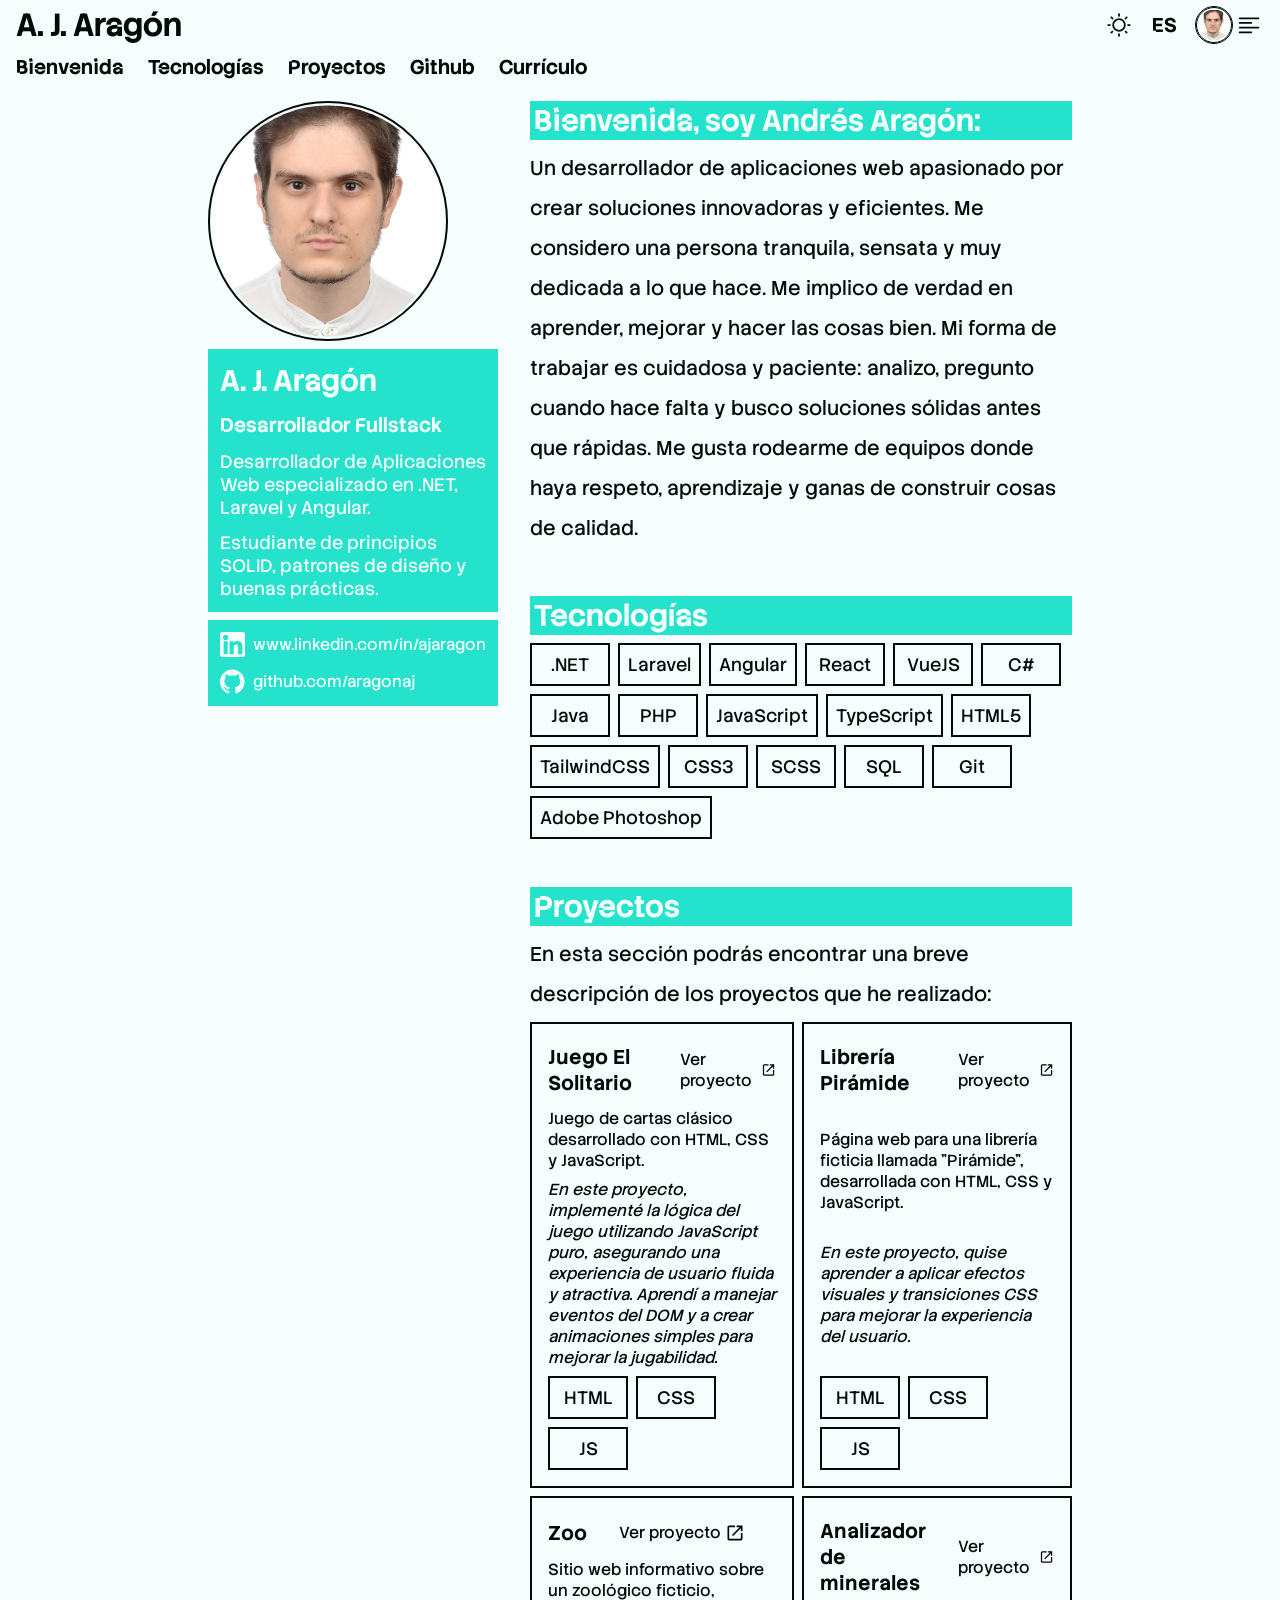
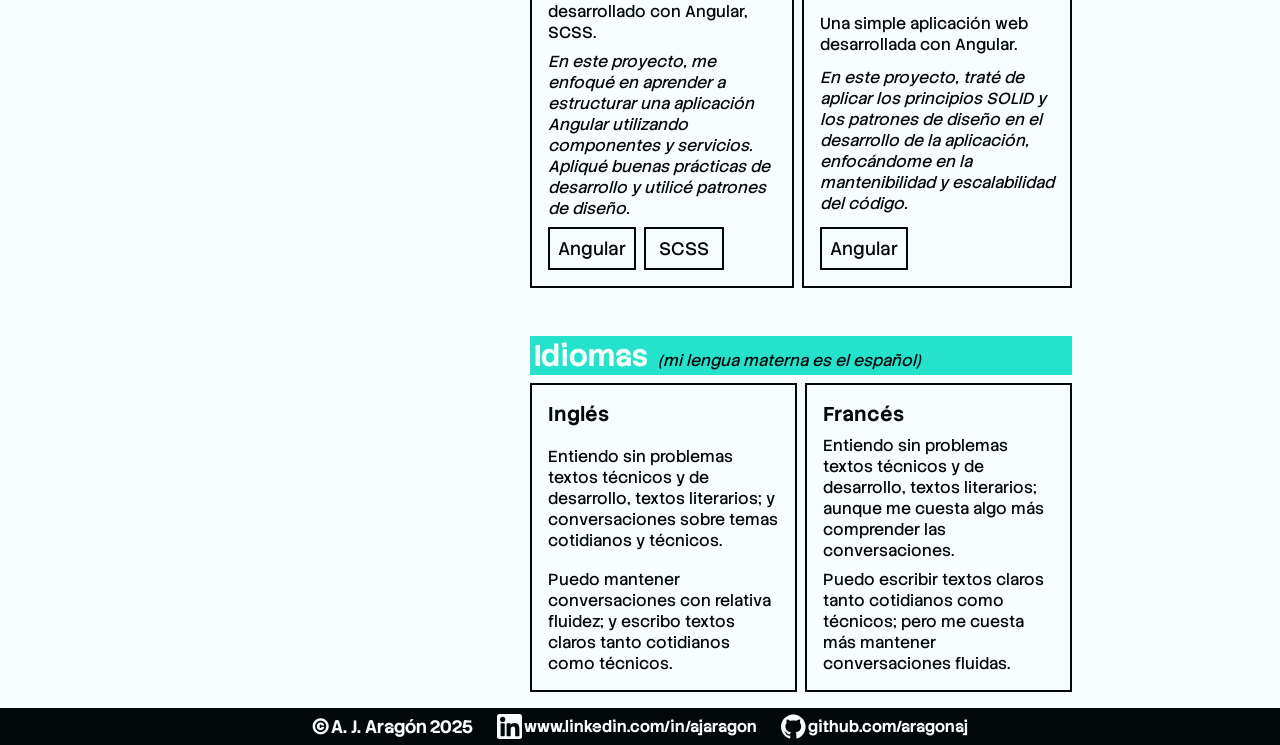
<file: index.html>
<!DOCTYPE html>
<html lang="en">

<head>
    <meta charset="UTF-8">
    <meta http-equiv="X-UA-Compatible" content="IE=edge">
    <meta name="viewport" content="width=device-width, initial-scale=1.0">

    <link rel="stylesheet" href="styles.css">
    <link rel="stylesheet" href="header.css">
    <link rel="stylesheet" href="footer.css">
    <link rel="stylesheet" href="main.css">

    <!-- fonts -->
    <!-- títulos: font-family: "Stack Sans Notch", sans-serif; -->
    <link rel="preconnect" href="https://fonts.googleapis.com">
    <link rel="preconnect" href="https://fonts.gstatic.com" crossorigin>
    <link href="https://fonts.googleapis.com/css2?family=Stack+Sans+Notch:wght@200..700&display=swap" rel="stylesheet">
    <!-- cuerpo: font-family: "Stack Sans Text", sans-serif; -->
    <link rel="preconnect" href="https://fonts.googleapis.com">
    <link rel="preconnect" href="https://fonts.gstatic.com" crossorigin>
    <link href="https://fonts.googleapis.com/css2?family=Stack+Sans+Text:wght@200..700&display=swap" rel="stylesheet">

    <title>Portfolio</title>

    <!-- https://www.realtimecolors.com/?colors=010a09-f6fefd-24e2cb-81bbee-557be8&fonts=Inter-Inter -->
    <!-- portfolio de referencia: https://www.emanuelesgroi.com/ -->
</head>

<body>
    <header class="header">
        <section class="header-top">
            <article class="article-title">
                <h2 class="header-title">A. J. Aragón</h2>
            </article>
            <article class="article-features">
                <button class="button button-theme">
                    <svg class="image-svg" width="28px" height="28px" viewBox="0 0 24 24" fill="none"
                        xmlns="http://www.w3.org/2000/svg">
                        <path
                            d="M12 17.75C10.8628 17.75 9.75106 17.4128 8.80547 16.781C7.85989 16.1491 7.1229 15.2511 6.6877 14.2004C6.25249 13.1498 6.13862 11.9936 6.36049 10.8782C6.58235 9.76284 7.12999 8.73829 7.93414 7.93414C8.73829 7.12999 9.76284 6.58235 10.8782 6.36049C11.9936 6.13862 13.1498 6.25249 14.2004 6.6877C15.2511 7.1229 16.1491 7.85989 16.781 8.80547C17.4128 9.75106 17.75 10.8628 17.75 12C17.7474 13.5242 17.1407 14.9852 16.0629 16.0629C14.9852 17.1407 13.5242 17.7474 12 17.75ZM12 7.75C11.1594 7.75 10.3377 7.99926 9.63883 8.46626C8.93992 8.93325 8.39519 9.59701 8.07351 10.3736C7.75184 11.1502 7.66768 12.0047 7.83167 12.8291C7.99565 13.6536 8.40043 14.4108 8.9948 15.0052C9.58917 15.5996 10.3464 16.0044 11.1709 16.1683C11.9953 16.3323 12.8498 16.2482 13.6264 15.9265C14.403 15.6048 15.0668 15.0601 15.5337 14.3612C16.0007 13.6623 16.25 12.8406 16.25 12C16.2474 10.8736 15.7987 9.79417 15.0023 8.99772C14.2058 8.20126 13.1264 7.75264 12 7.75Z"
                            fill="currentColor" />
                        <path
                            d="M12 5C11.8019 4.99741 11.6126 4.91756 11.4725 4.77747C11.3324 4.63737 11.2526 4.44811 11.25 4.25V2.75C11.25 2.55109 11.329 2.36032 11.4697 2.21967C11.6103 2.07902 11.8011 2 12 2C12.1989 2 12.3897 2.07902 12.5303 2.21967C12.671 2.36032 12.75 2.55109 12.75 2.75V4.25C12.7474 4.44811 12.6676 4.63737 12.5275 4.77747C12.3874 4.91756 12.1981 4.99741 12 5Z"
                            fill="currentColor" />
                        <path
                            d="M12 22C11.8019 21.9974 11.6126 21.9176 11.4725 21.7775C11.3324 21.6374 11.2526 21.4481 11.25 21.25V19.75C11.25 19.5511 11.329 19.3603 11.4697 19.2197C11.6103 19.079 11.8011 19 12 19C12.1989 19 12.3897 19.079 12.5303 19.2197C12.671 19.3603 12.75 19.5511 12.75 19.75V21.25C12.7474 21.4481 12.6676 21.6374 12.5275 21.7775C12.3874 21.9176 12.1981 21.9974 12 22Z"
                            fill="currentColor" />
                        <path
                            d="M21.25 12.75H19.75C19.5511 12.75 19.3603 12.671 19.2197 12.5303C19.079 12.3897 19 12.1989 19 12C19 11.8011 19.079 11.6103 19.2197 11.4697C19.3603 11.329 19.5511 11.25 19.75 11.25H21.25C21.4489 11.25 21.6397 11.329 21.7803 11.4697C21.921 11.6103 22 11.8011 22 12C22 12.1989 21.921 12.3897 21.7803 12.5303C21.6397 12.671 21.4489 12.75 21.25 12.75Z"
                            fill="currentColor" />
                        <path
                            d="M4.25 12.75H2.75C2.55109 12.75 2.36032 12.671 2.21967 12.5303C2.07902 12.3897 2 12.1989 2 12C2 11.8011 2.07902 11.6103 2.21967 11.4697C2.36032 11.329 2.55109 11.25 2.75 11.25H4.25C4.44891 11.25 4.63968 11.329 4.78033 11.4697C4.92098 11.6103 5 11.8011 5 12C5 12.1989 4.92098 12.3897 4.78033 12.5303C4.63968 12.671 4.44891 12.75 4.25 12.75Z"
                            fill="currentColor" />
                        <path
                            d="M6.50001 7.24995C6.30707 7.2352 6.12758 7.14545 6.00001 6.99995L4.91001 5.99995C4.83844 5.92838 4.78167 5.84341 4.74293 5.7499C4.7042 5.65639 4.68427 5.55617 4.68427 5.45495C4.68427 5.35373 4.7042 5.25351 4.74293 5.16C4.78167 5.06649 4.83844 4.98152 4.91001 4.90995C4.98158 4.83838 5.06655 4.78161 5.16006 4.74287C5.25357 4.70414 5.3538 4.6842 5.45501 4.6842C5.55623 4.6842 5.65645 4.70414 5.74996 4.74287C5.84347 4.78161 5.92844 4.83838 6.00001 4.90995L7.00001 5.99995C7.123 6.13746 7.19099 6.31547 7.19099 6.49995C7.19099 6.68443 7.123 6.86244 7.00001 6.99995C6.87244 7.14545 6.69295 7.2352 6.50001 7.24995Z"
                            fill="currentColor" />
                        <path
                            d="M18.56 19.31C18.4615 19.3104 18.3638 19.2912 18.2728 19.2534C18.1818 19.2157 18.0993 19.1601 18.03 19.09L17 18C16.9332 17.86 16.9114 17.7028 16.9376 17.5499C16.9638 17.3971 17.0368 17.2561 17.1465 17.1464C17.2561 17.0368 17.3971 16.9638 17.55 16.9376C17.7028 16.9113 17.8601 16.9331 18 17L19.09 18C19.2305 18.1406 19.3094 18.3312 19.3094 18.53C19.3094 18.7287 19.2305 18.9194 19.09 19.06C19.0233 19.1355 18.9419 19.1967 18.8508 19.2397C18.7597 19.2827 18.6607 19.3066 18.56 19.31Z"
                            fill="currentColor" />
                        <path
                            d="M17.5 7.24995C17.3071 7.2352 17.1276 7.14545 17 6.99995C16.877 6.86244 16.809 6.68443 16.809 6.49995C16.809 6.31547 16.877 6.13746 17 5.99995L18 4.90995C18.1445 4.76541 18.3406 4.6842 18.545 4.6842C18.7494 4.6842 18.9455 4.76541 19.09 4.90995C19.2345 5.05449 19.3158 5.25054 19.3158 5.45495C19.3158 5.65936 19.2345 5.85541 19.09 5.99995L18 6.99995C17.8724 7.14545 17.6929 7.2352 17.5 7.24995Z"
                            fill="currentColor" />
                        <path
                            d="M5.44001 19.31C5.34147 19.3104 5.24383 19.2912 5.15282 19.2534C5.06181 19.2157 4.97926 19.1601 4.91001 19.09C4.76956 18.9494 4.69067 18.7587 4.69067 18.56C4.69067 18.3612 4.76956 18.1706 4.91001 18.03L6.00001 17C6.13997 16.9331 6.2972 16.9113 6.45006 16.9376C6.60293 16.9638 6.7439 17.0368 6.85357 17.1464C6.96324 17.2561 7.03621 17.3971 7.06244 17.5499C7.08866 17.7028 7.06685 17.86 7.00001 18L6.00001 19.09C5.92728 19.1638 5.83985 19.2216 5.74338 19.2595C5.64691 19.2974 5.54356 19.3146 5.44001 19.31Z"
                            fill="currentColor" />
                    </svg>
                </button>
                <div class="container-language">
                    <h2 class="language">ES</h2>
                    <ul class="list-languages">
                        <li class="item-languages">
                            <button class="button-language" id="language-en">Inglés</button>
                        </li>
                        <li class="item-languages">
                            <button class="button-language" id="language-es">Español</button>
                        </li>
                        <li class="item-languages">
                            <button class="button-language" id="language-fr">Francés</button>
                        </li>
                    </ul>
                </div>
                <div class="container-menu">
                    <img class="author-image" src="assets/aj.jpg" alt="author">
                    <button class="button button-menu">
                        <svg class="image-svg" width="28px" height="28px" viewBox="0 0 24 24" fill="none"
                            xmlns="http://www.w3.org/2000/svg">
                            <path
                                d="M13.93 11H3.92999C3.73108 11 3.54031 10.921 3.39966 10.7803C3.25901 10.6397 3.17999 10.4489 3.17999 10.25C3.17999 10.0511 3.25901 9.86032 3.39966 9.71967C3.54031 9.57902 3.73108 9.5 3.92999 9.5H13.93C14.1289 9.5 14.3197 9.57902 14.4603 9.71967C14.601 9.86032 14.68 10.0511 14.68 10.25C14.68 10.4489 14.601 10.6397 14.4603 10.7803C14.3197 10.921 14.1289 11 13.93 11Z"
                                fill="currentColor" />
                            <path
                                d="M20.07 7H4.07001C3.8711 7 3.68033 6.92098 3.53968 6.78033C3.39903 6.63968 3.32001 6.44891 3.32001 6.25C3.32001 6.05109 3.39903 5.86032 3.53968 5.71967C3.68033 5.57902 3.8711 5.5 4.07001 5.5H20.07C20.2689 5.5 20.4597 5.57902 20.6003 5.71967C20.741 5.86032 20.82 6.05109 20.82 6.25C20.82 6.44891 20.741 6.63968 20.6003 6.78033C20.4597 6.92098 20.2689 7 20.07 7Z"
                                fill="currentColor" />
                            <path
                                d="M20.07 15H4.07001C3.8711 15 3.68033 14.921 3.53968 14.7803C3.39903 14.6397 3.32001 14.4489 3.32001 14.25C3.32001 14.0511 3.39903 13.8603 3.53968 13.7197C3.68033 13.579 3.8711 13.5 4.07001 13.5H20.07C20.2689 13.5 20.4597 13.579 20.6003 13.7197C20.741 13.8603 20.82 14.0511 20.82 14.25C20.82 14.4489 20.741 14.6397 20.6003 14.7803C20.4597 14.921 20.2689 15 20.07 15Z"
                                fill="currentColor" />
                            <path
                                d="M13.93 19H3.92999C3.73108 19 3.54031 18.921 3.39966 18.7803C3.25901 18.6397 3.17999 18.4489 3.17999 18.25C3.17999 18.0511 3.25901 17.8603 3.39966 17.7197C3.54031 17.579 3.73108 17.5 3.92999 17.5H13.93C14.1289 17.5 14.3197 17.579 14.4603 17.7197C14.601 17.8603 14.68 18.0511 14.68 18.25C14.68 18.4489 14.601 18.6397 14.4603 18.7803C14.3197 18.921 14.1289 19 13.93 19Z"
                                fill="currentColor" />
                        </svg>
                    </button>
                </div>
            </article>
        </section>
        <section class="header-bottom">
            <nav class="navbar header-navbar" aria-label="header-navbar">
                <ul class="list-navbar-links">
                    <li class="item-navbar-links">
                        <a class="link navbar-link" href="#">Bienvenida</a>
                    </li>
                    <li class="item-navbar-links">
                        <a class="link navbar-link" href="#">Tecnologías</a>
                    </li>
                    <li class="item-navbar-links">
                        <a class="link navbar-link" href="#">
                            Proyectos
                            <ul class="list-projects">
                                <li class="item-projects">
                                    <a class="link project-link" href="#elSolitario">El Solitario</a>
                                </li>
                                <li class="item-projects">
                                    <a class="link project-link" href="#libreriaPiramide">Librería Pirámide</a>
                                </li>
                                <li class="item-projects">
                                    <a class="link project-link" href="#zoo">Zoo</a>
                                </li>
                                <li class="item-projects">
                                    <a class="link project-link" href="#analizadorMinerales">Analizador minerales</a>
                                </li>
                            </ul>
                        </a>
                    </li>
                    <li class="item-navbar-links">
                        <a class="link navbar-link" href="#">Github</a>
                    </li>
                    <li class="item-navbar-links">
                        <a class="link navbar-link" href="curriculo.html">Currículo</a>
                    </li>
                </ul>
            </nav>
        </section>
        <!-- sidebar -->
        <section class="header-sidebar">
            <section class="section-features">
                <button class="button button-close-menu">
                    <svg class="image-svg" xmlns="http://www.w3.org/2000/svg" height="28px" width="28px"
                        viewBox="0 -960 960 960" fill="currentColor">
                        <path
                            d="m256-200-56-56 224-224-224-224 56-56 224 224 224-224 56 56-224 224 224 224-56 56-224-224-224 224Z" />
                    </svg>
                </button>
                <button class="button button-theme">
                    <svg class="image-svg" width="28px" height="28px" viewBox="0 0 24 24" fill="none"
                        xmlns="http://www.w3.org/2000/svg">
                        <path
                            d="M12 17.75C10.8628 17.75 9.75106 17.4128 8.80547 16.781C7.85989 16.1491 7.1229 15.2511 6.6877 14.2004C6.25249 13.1498 6.13862 11.9936 6.36049 10.8782C6.58235 9.76284 7.12999 8.73829 7.93414 7.93414C8.73829 7.12999 9.76284 6.58235 10.8782 6.36049C11.9936 6.13862 13.1498 6.25249 14.2004 6.6877C15.2511 7.1229 16.1491 7.85989 16.781 8.80547C17.4128 9.75106 17.75 10.8628 17.75 12C17.7474 13.5242 17.1407 14.9852 16.0629 16.0629C14.9852 17.1407 13.5242 17.7474 12 17.75ZM12 7.75C11.1594 7.75 10.3377 7.99926 9.63883 8.46626C8.93992 8.93325 8.39519 9.59701 8.07351 10.3736C7.75184 11.1502 7.66768 12.0047 7.83167 12.8291C7.99565 13.6536 8.40043 14.4108 8.9948 15.0052C9.58917 15.5996 10.3464 16.0044 11.1709 16.1683C11.9953 16.3323 12.8498 16.2482 13.6264 15.9265C14.403 15.6048 15.0668 15.0601 15.5337 14.3612C16.0007 13.6623 16.25 12.8406 16.25 12C16.2474 10.8736 15.7987 9.79417 15.0023 8.99772C14.2058 8.20126 13.1264 7.75264 12 7.75Z"
                            fill="currentColor" />
                        <path
                            d="M12 5C11.8019 4.99741 11.6126 4.91756 11.4725 4.77747C11.3324 4.63737 11.2526 4.44811 11.25 4.25V2.75C11.25 2.55109 11.329 2.36032 11.4697 2.21967C11.6103 2.07902 11.8011 2 12 2C12.1989 2 12.3897 2.07902 12.5303 2.21967C12.671 2.36032 12.75 2.55109 12.75 2.75V4.25C12.7474 4.44811 12.6676 4.63737 12.5275 4.77747C12.3874 4.91756 12.1981 4.99741 12 5Z"
                            fill="currentColor" />
                        <path
                            d="M12 22C11.8019 21.9974 11.6126 21.9176 11.4725 21.7775C11.3324 21.6374 11.2526 21.4481 11.25 21.25V19.75C11.25 19.5511 11.329 19.3603 11.4697 19.2197C11.6103 19.079 11.8011 19 12 19C12.1989 19 12.3897 19.079 12.5303 19.2197C12.671 19.3603 12.75 19.5511 12.75 19.75V21.25C12.7474 21.4481 12.6676 21.6374 12.5275 21.7775C12.3874 21.9176 12.1981 21.9974 12 22Z"
                            fill="currentColor" />
                        <path
                            d="M21.25 12.75H19.75C19.5511 12.75 19.3603 12.671 19.2197 12.5303C19.079 12.3897 19 12.1989 19 12C19 11.8011 19.079 11.6103 19.2197 11.4697C19.3603 11.329 19.5511 11.25 19.75 11.25H21.25C21.4489 11.25 21.6397 11.329 21.7803 11.4697C21.921 11.6103 22 11.8011 22 12C22 12.1989 21.921 12.3897 21.7803 12.5303C21.6397 12.671 21.4489 12.75 21.25 12.75Z"
                            fill="currentColor" />
                        <path
                            d="M4.25 12.75H2.75C2.55109 12.75 2.36032 12.671 2.21967 12.5303C2.07902 12.3897 2 12.1989 2 12C2 11.8011 2.07902 11.6103 2.21967 11.4697C2.36032 11.329 2.55109 11.25 2.75 11.25H4.25C4.44891 11.25 4.63968 11.329 4.78033 11.4697C4.92098 11.6103 5 11.8011 5 12C5 12.1989 4.92098 12.3897 4.78033 12.5303C4.63968 12.671 4.44891 12.75 4.25 12.75Z"
                            fill="currentColor" />
                        <path
                            d="M6.50001 7.24995C6.30707 7.2352 6.12758 7.14545 6.00001 6.99995L4.91001 5.99995C4.83844 5.92838 4.78167 5.84341 4.74293 5.7499C4.7042 5.65639 4.68427 5.55617 4.68427 5.45495C4.68427 5.35373 4.7042 5.25351 4.74293 5.16C4.78167 5.06649 4.83844 4.98152 4.91001 4.90995C4.98158 4.83838 5.06655 4.78161 5.16006 4.74287C5.25357 4.70414 5.3538 4.6842 5.45501 4.6842C5.55623 4.6842 5.65645 4.70414 5.74996 4.74287C5.84347 4.78161 5.92844 4.83838 6.00001 4.90995L7.00001 5.99995C7.123 6.13746 7.19099 6.31547 7.19099 6.49995C7.19099 6.68443 7.123 6.86244 7.00001 6.99995C6.87244 7.14545 6.69295 7.2352 6.50001 7.24995Z"
                            fill="currentColor" />
                        <path
                            d="M18.56 19.31C18.4615 19.3104 18.3638 19.2912 18.2728 19.2534C18.1818 19.2157 18.0993 19.1601 18.03 19.09L17 18C16.9332 17.86 16.9114 17.7028 16.9376 17.5499C16.9638 17.3971 17.0368 17.2561 17.1465 17.1464C17.2561 17.0368 17.3971 16.9638 17.55 16.9376C17.7028 16.9113 17.8601 16.9331 18 17L19.09 18C19.2305 18.1406 19.3094 18.3312 19.3094 18.53C19.3094 18.7287 19.2305 18.9194 19.09 19.06C19.0233 19.1355 18.9419 19.1967 18.8508 19.2397C18.7597 19.2827 18.6607 19.3066 18.56 19.31Z"
                            fill="currentColor" />
                        <path
                            d="M17.5 7.24995C17.3071 7.2352 17.1276 7.14545 17 6.99995C16.877 6.86244 16.809 6.68443 16.809 6.49995C16.809 6.31547 16.877 6.13746 17 5.99995L18 4.90995C18.1445 4.76541 18.3406 4.6842 18.545 4.6842C18.7494 4.6842 18.9455 4.76541 19.09 4.90995C19.2345 5.05449 19.3158 5.25054 19.3158 5.45495C19.3158 5.65936 19.2345 5.85541 19.09 5.99995L18 6.99995C17.8724 7.14545 17.6929 7.2352 17.5 7.24995Z"
                            fill="currentColor" />
                        <path
                            d="M5.44001 19.31C5.34147 19.3104 5.24383 19.2912 5.15282 19.2534C5.06181 19.2157 4.97926 19.1601 4.91001 19.09C4.76956 18.9494 4.69067 18.7587 4.69067 18.56C4.69067 18.3612 4.76956 18.1706 4.91001 18.03L6.00001 17C6.13997 16.9331 6.2972 16.9113 6.45006 16.9376C6.60293 16.9638 6.7439 17.0368 6.85357 17.1464C6.96324 17.2561 7.03621 17.3971 7.06244 17.5499C7.08866 17.7028 7.06685 17.86 7.00001 18L6.00001 19.09C5.92728 19.1638 5.83985 19.2216 5.74338 19.2595C5.64691 19.2974 5.54356 19.3146 5.44001 19.31Z"
                            fill="currentColor" />
                    </svg>
                </button>
                <div class="container-language">
                    <h2 class="language">ES</h2>
                    <ul class="list-languages">
                        <li class="item-languages">
                            <button class="button-language" id="sidebar-language-en">Inglés</button>
                        </li>
                        <li class="item-languages">
                            <button class="button-language" id="sidebar-language-es">Español</button>
                        </li>
                        <li class="item-languages">
                            <button class="button-language" id="sidebar-language-fr">Francés</button>
                        </li>
                    </ul>
                </div>
            </section>
            <section class="section section-author">
                <article class="article-author-info">
                    <img class="sidebar-author-image" src="assets/aj.jpg" alt="author">
                    <h2 class="title-author">A. J. Aragón</h2>
                </article>
                <article class="article-author-description">
                    <h2 class="role-author">Desarrollador Fullstack</h2>
                    <p class="description-author">
                        Desarrollador de Aplicaciones Web especializado en .NET, Laravel y Angular.
                    </p>
                    <p class="description-author">
                        Estudiante de principios SOLID, patrones de diseño y buenas prácticas.
                    </p>
                </article>
            </section>
            <section class="section section-explore">
                <h2 class="title-section">Explora</h2>
                <nav class="navbar header-navbar" aria-label="header-navbar">
                    <a class="link navbar-link" href="#">Bienvenida</a>
                    <a class="link navbar-link" href="#">Tecnologías</a>
                    <a class="link navbar-link" href="#">Proyectos</a>
                    <a class="link navbar-link" href="#">Github</a>
                    <a class="link navbar-link" href="curriculo.html">Currículo</a>
                </nav>
            </section>
            <section class="section section-contact">
                <h2 class="title-section">Contáctame</h2>

                <ul class="list-contact">
                    <li class="item-contact">
                        <!-- mail -->
                        <a class="link navbar-link" href="mailto:ajaragon@proton.me">ajaragon@proton.me</a>
                    </li>
                    <li class="item-contact">
                        <!-- linkedIn -->
                        <a class="link navbar-link" href="#">
                            <svg class="image-svg" height="25px" width="25px" version="1.1"
                                xmlns="http://www.w3.org/2000/svg" xmlns:xlink="http://www.w3.org/1999/xlink"
                                viewBox="0 0 382 382" xml:space="preserve" fill="currentColor">
                                <path d="M347.445,0H34.555C15.471,0,0,15.471,0,34.555v312.889C0,366.529,15.471,382,34.555,382h312.889
                        C366.529,382,382,366.529,382,347.444V34.555C382,15.471,366.529,0,347.445,0z M118.207,329.844c0,5.554-4.502,10.056-10.056,10.056
                        H65.345c-5.554,0-10.056-4.502-10.056-10.056V150.403c0-5.554,4.502-10.056,10.056-10.056h42.806
                        c5.554,0,10.056,4.502,10.056,10.056V329.844z M86.748,123.432c-22.459,0-40.666-18.207-40.666-40.666S64.289,42.1,86.748,42.1
                        s40.666,18.207,40.666,40.666S109.208,123.432,86.748,123.432z M341.91,330.654c0,5.106-4.14,9.246-9.246,9.246H286.73
                        c-5.106,0-9.246-4.14-9.246-9.246v-84.168c0-12.556,3.683-55.021-32.813-55.021c-28.309,0-34.051,29.066-35.204,42.11v97.079
                        c0,5.106-4.139,9.246-9.246,9.246h-44.426c-5.106,0-9.246-4.14-9.246-9.246V149.593c0-5.106,4.14-9.246,9.246-9.246h44.426
                        c5.106,0,9.246,4.14,9.246,9.246v15.655c10.497-15.753,26.097-27.912,59.312-27.912c73.552,0,73.131,68.716,73.131,106.472
                        L341.91,330.654L341.91,330.654z" />
                            </svg>
                            <span>www.linkedin.com/in/ajaragon</span>
                        </a>
                    </li>
                    <li class="item-contact">

                        <!-- github -->
                        <a class="link navbar-link" href="#">
                            <svg fill="currentColor" width="25px" height="25px" viewBox="0 -0.5 25 25"
                                xmlns="http://www.w3.org/2000/svg">
                                <path
                                    d="m12.301 0h.093c2.242 0 4.34.613 6.137 1.68l-.055-.031c1.871 1.094 3.386 2.609 4.449 4.422l.031.058c1.04 1.769 1.654 3.896 1.654 6.166 0 5.406-3.483 10-8.327 11.658l-.087.026c-.063.02-.135.031-.209.031-.162 0-.312-.054-.433-.144l.002.001c-.128-.115-.208-.281-.208-.466 0-.005 0-.01 0-.014v.001q0-.048.008-1.226t.008-2.154c.007-.075.011-.161.011-.249 0-.792-.323-1.508-.844-2.025.618-.061 1.176-.163 1.718-.305l-.076.017c.573-.16 1.073-.373 1.537-.642l-.031.017c.508-.28.938-.636 1.292-1.058l.006-.007c.372-.476.663-1.036.84-1.645l.009-.035c.209-.683.329-1.468.329-2.281 0-.045 0-.091-.001-.136v.007c0-.022.001-.047.001-.072 0-1.248-.482-2.383-1.269-3.23l.003.003c.168-.44.265-.948.265-1.479 0-.649-.145-1.263-.404-1.814l.011.026c-.115-.022-.246-.035-.381-.035-.334 0-.649.078-.929.216l.012-.005c-.568.21-1.054.448-1.512.726l.038-.022-.609.384c-.922-.264-1.981-.416-3.075-.416s-2.153.152-3.157.436l.081-.02q-.256-.176-.681-.433c-.373-.214-.814-.421-1.272-.595l-.066-.022c-.293-.154-.64-.244-1.009-.244-.124 0-.246.01-.364.03l.013-.002c-.248.524-.393 1.139-.393 1.788 0 .531.097 1.04.275 1.509l-.01-.029c-.785.844-1.266 1.979-1.266 3.227 0 .025 0 .051.001.076v-.004c-.001.039-.001.084-.001.13 0 .809.12 1.591.344 2.327l-.015-.057c.189.643.476 1.202.85 1.693l-.009-.013c.354.435.782.793 1.267 1.062l.022.011c.432.252.933.465 1.46.614l.046.011c.466.125 1.024.227 1.595.284l.046.004c-.431.428-.718 1-.784 1.638l-.001.012c-.207.101-.448.183-.699.236l-.021.004c-.256.051-.549.08-.85.08-.022 0-.044 0-.066 0h.003c-.394-.008-.756-.136-1.055-.348l.006.004c-.371-.259-.671-.595-.881-.986l-.007-.015c-.198-.336-.459-.614-.768-.827l-.009-.006c-.225-.169-.49-.301-.776-.38l-.016-.004-.32-.048c-.023-.002-.05-.003-.077-.003-.14 0-.273.028-.394.077l.007-.003q-.128.072-.08.184c.039.086.087.16.145.225l-.001-.001c.061.072.13.135.205.19l.003.002.112.08c.283.148.516.354.693.603l.004.006c.191.237.359.505.494.792l.01.024.16.368c.135.402.38.738.7.981l.005.004c.3.234.662.402 1.057.478l.016.002c.33.064.714.104 1.106.112h.007c.045.002.097.002.15.002.261 0 .517-.021.767-.062l-.027.004.368-.064q0 .609.008 1.418t.008.873v.014c0 .185-.08.351-.208.466h-.001c-.119.089-.268.143-.431.143-.075 0-.147-.011-.214-.032l.005.001c-4.929-1.689-8.409-6.283-8.409-11.69 0-2.268.612-4.393 1.681-6.219l-.032.058c1.094-1.871 2.609-3.386 4.422-4.449l.058-.031c1.739-1.034 3.835-1.645 6.073-1.645h.098-.005zm-7.64 17.666q.048-.112-.112-.192-.16-.048-.208.032-.048.112.112.192.144.096.208-.032zm.497.545q.112-.08-.032-.256-.16-.144-.256-.048-.112.08.032.256.159.157.256.047zm.48.72q.144-.112 0-.304-.128-.208-.272-.096-.144.08 0 .288t.272.112zm.672.673q.128-.128-.064-.304-.192-.192-.32-.048-.144.128.064.304.192.192.32.044zm.913.4q.048-.176-.208-.256-.24-.064-.304.112t.208.24q.24.097.304-.096zm1.009.08q0-.208-.272-.176-.256 0-.256.176 0 .208.272.176.256.001.256-.175zm.929-.16q-.032-.176-.288-.144-.256.048-.224.24t.288.128.225-.224z" />
                            </svg>
                            <span>github.com/aragonaj</span>
                        </a>
                    </li>
                </ul>
            </section>
        </section>
    </header>
    <div class="header-sentinel"></div>
    <main class="main" id="main">
        <section class="side-menu">
            <img class="side-menu-author-image" src="assets/aj.jpg" alt="author">
            <article class="article-side-menu-info">
                <h2 class="side-menu-author-name">A. J. Aragón</h2>
                <h3 class="side-menu-author-role">Desarrollador Fullstack</h3>
                <p class="side-menu-author-description">
                    Desarrollador de Aplicaciones Web especializado en .NET, Laravel y Angular.
                </p>
                <p class="side-menu-author-description">
                    Estudiante de principios SOLID, patrones de diseño y buenas prácticas.
                </p>
            </article>
            <article class="article-side-menu-social">
                <!-- likedIn -->
                <a class="link side-menu-link" href="#">
                    <svg class="image-svg" height="25px" width="25px" version="1.1" xmlns="http://www.w3.org/2000/svg"
                        xmlns:xlink="http://www.w3.org/1999/xlink" viewBox="0 0 382 382" xml:space="preserve"
                        fill="currentColor">
                        <path d="M347.445,0H34.555C15.471,0,0,15.471,0,34.555v312.889C0,366.529,15.471,382,34.555,382h312.889
                        C366.529,382,382,366.529,382,347.444V34.555C382,15.471,366.529,0,347.445,0z M118.207,329.844c0,5.554-4.502,10.056-10.056,10.056
                        H65.345c-5.554,0-10.056-4.502-10.056-10.056V150.403c0-5.554,4.502-10.056,10.056-10.056h42.806
                        c5.554,0,10.056,4.502,10.056,10.056V329.844z M86.748,123.432c-22.459,0-40.666-18.207-40.666-40.666S64.289,42.1,86.748,42.1
                        s40.666,18.207,40.666,40.666S109.208,123.432,86.748,123.432z M341.91,330.654c0,5.106-4.14,9.246-9.246,9.246H286.73
                        c-5.106,0-9.246-4.14-9.246-9.246v-84.168c0-12.556,3.683-55.021-32.813-55.021c-28.309,0-34.051,29.066-35.204,42.11v97.079
                        c0,5.106-4.139,9.246-9.246,9.246h-44.426c-5.106,0-9.246-4.14-9.246-9.246V149.593c0-5.106,4.14-9.246,9.246-9.246h44.426
                        c5.106,0,9.246,4.14,9.246,9.246v15.655c10.497-15.753,26.097-27.912,59.312-27.912c73.552,0,73.131,68.716,73.131,106.472
                        L341.91,330.654L341.91,330.654z" />
                    </svg>
                    <span>www.linkedin.com/in/ajaragon</span>
                </a>
                <!-- github -->
                <a class="link side-menu-link" href="#">
                    <svg fill="currentColor" width="25px" height="25px" viewBox="0 -0.5 25 25"
                        xmlns="http://www.w3.org/2000/svg">
                        <path
                            d="m12.301 0h.093c2.242 0 4.34.613 6.137 1.68l-.055-.031c1.871 1.094 3.386 2.609 4.449 4.422l.031.058c1.04 1.769 1.654 3.896 1.654 6.166 0 5.406-3.483 10-8.327 11.658l-.087.026c-.063.02-.135.031-.209.031-.162 0-.312-.054-.433-.144l.002.001c-.128-.115-.208-.281-.208-.466 0-.005 0-.01 0-.014v.001q0-.048.008-1.226t.008-2.154c.007-.075.011-.161.011-.249 0-.792-.323-1.508-.844-2.025.618-.061 1.176-.163 1.718-.305l-.076.017c.573-.16 1.073-.373 1.537-.642l-.031.017c.508-.28.938-.636 1.292-1.058l.006-.007c.372-.476.663-1.036.84-1.645l.009-.035c.209-.683.329-1.468.329-2.281 0-.045 0-.091-.001-.136v.007c0-.022.001-.047.001-.072 0-1.248-.482-2.383-1.269-3.23l.003.003c.168-.44.265-.948.265-1.479 0-.649-.145-1.263-.404-1.814l.011.026c-.115-.022-.246-.035-.381-.035-.334 0-.649.078-.929.216l.012-.005c-.568.21-1.054.448-1.512.726l.038-.022-.609.384c-.922-.264-1.981-.416-3.075-.416s-2.153.152-3.157.436l.081-.02q-.256-.176-.681-.433c-.373-.214-.814-.421-1.272-.595l-.066-.022c-.293-.154-.64-.244-1.009-.244-.124 0-.246.01-.364.03l.013-.002c-.248.524-.393 1.139-.393 1.788 0 .531.097 1.04.275 1.509l-.01-.029c-.785.844-1.266 1.979-1.266 3.227 0 .025 0 .051.001.076v-.004c-.001.039-.001.084-.001.13 0 .809.12 1.591.344 2.327l-.015-.057c.189.643.476 1.202.85 1.693l-.009-.013c.354.435.782.793 1.267 1.062l.022.011c.432.252.933.465 1.46.614l.046.011c.466.125 1.024.227 1.595.284l.046.004c-.431.428-.718 1-.784 1.638l-.001.012c-.207.101-.448.183-.699.236l-.021.004c-.256.051-.549.08-.85.08-.022 0-.044 0-.066 0h.003c-.394-.008-.756-.136-1.055-.348l.006.004c-.371-.259-.671-.595-.881-.986l-.007-.015c-.198-.336-.459-.614-.768-.827l-.009-.006c-.225-.169-.49-.301-.776-.38l-.016-.004-.32-.048c-.023-.002-.05-.003-.077-.003-.14 0-.273.028-.394.077l.007-.003q-.128.072-.08.184c.039.086.087.16.145.225l-.001-.001c.061.072.13.135.205.19l.003.002.112.08c.283.148.516.354.693.603l.004.006c.191.237.359.505.494.792l.01.024.16.368c.135.402.38.738.7.981l.005.004c.3.234.662.402 1.057.478l.016.002c.33.064.714.104 1.106.112h.007c.045.002.097.002.15.002.261 0 .517-.021.767-.062l-.027.004.368-.064q0 .609.008 1.418t.008.873v.014c0 .185-.08.351-.208.466h-.001c-.119.089-.268.143-.431.143-.075 0-.147-.011-.214-.032l.005.001c-4.929-1.689-8.409-6.283-8.409-11.69 0-2.268.612-4.393 1.681-6.219l-.032.058c1.094-1.871 2.609-3.386 4.422-4.449l.058-.031c1.739-1.034 3.835-1.645 6.073-1.645h.098-.005zm-7.64 17.666q.048-.112-.112-.192-.16-.048-.208.032-.048.112.112.192.144.096.208-.032zm.497.545q.112-.08-.032-.256-.16-.144-.256-.048-.112.08.032.256.159.157.256.047zm.48.72q.144-.112 0-.304-.128-.208-.272-.096-.144.08 0 .288t.272.112zm.672.673q.128-.128-.064-.304-.192-.192-.32-.048-.144.128.064.304.192.192.32.044zm.913.4q.048-.176-.208-.256-.24-.064-.304.112t.208.24q.24.097.304-.096zm1.009.08q0-.208-.272-.176-.256 0-.256.176 0 .208.272.176.256.001.256-.175zm.929-.16q-.032-.176-.288-.144-.256.048-.224.24t.288.128.225-.224z" />
                    </svg>
                    <span>github.com/aragonaj</span>
                </a>
            </article>
        </section>
        <section class="main-content">
            <article class="article article-welcome">
                <h2 class="title-article">Bienvenida, soy Andrés Aragón:</h2>
                <p class="article-paragraph">
                    Un desarrollador de aplicaciones web apasionado por crear soluciones innovadoras y eficientes.
                    Me considero una persona tranquila, sensata y muy dedicada a lo que hace.
                    Me implico de verdad en aprender, mejorar y hacer las cosas bien.
                    Mi forma de trabajar es cuidadosa y paciente: analizo, pregunto cuando hace falta
                    y busco soluciones sólidas antes que rápidas.
                    Me gusta rodearme de equipos donde haya respeto, aprendizaje y ganas de construir cosas de calidad.
                </p>
            </article>
            <article class="article article-technologies">
                <h2 class="title-article">Tecnologías</h2>
                <ul class="list-technologies">
                    <li class="item-technology">.NET</li>
                    <li class="item-technology">Laravel</li>
                    <li class="item-technology">Angular</li>
                    <li class="item-technology">React</li>
                    <li class="item-technology">VueJS</li>
                    <li class="item-technology">C#</li>
                    <li class="item-technology">Java</li>
                    <li class="item-technology">PHP</li>
                    <li class="item-technology">JavaScript</li>
                    <li class="item-technology">TypeScript</li>
                    <li class="item-technology">HTML5</li>
                    <li class="item-technology">TailwindCSS</li>
                    <li class="item-technology">CSS3</li>
                    <li class="item-technology">SCSS</li>
                    <li class="item-technology">SQL</li>
                    <li class="item-technology">Git</li>
                    <li class="item-technology">Adobe Photoshop</li>
                </ul>
            </article>
            <article class="article article-projects">
                <h2 class="title-article">Proyectos</h2>
                <p class="article-paragraph">
                    En esta sección podrás encontrar una breve descripción de los proyectos que he realizado:
                </p>
                <ul class="list-projects">
                    <!-- el solitario -->
                    <li class="item-project" id="elSolitario">
                        <div class="title-project-wrapper">
                            <h3 class="title-project">Juego El Solitario</h3>
                            <div class="link-project-wrapper">
                                <a class="link link-project" href="https://aragonaj.github.io/Solitario/">Ver proyecto</a>
                                <svg class="image-svg" xmlns="http://www.w3.org/2000/svg" height="20px" width="20px"
                                    viewBox="0 -960 960 960" fill="currentColor">
                                    <path
                                        d="M200-120q-33 0-56.5-23.5T120-200v-560q0-33 23.5-56.5T200-840h280v80H200v560h560v-280h80v280q0 33-23.5 56.5T760-120H200Zm188-212-56-56 372-372H560v-80h280v280h-80v-144L388-332Z" />
                                </svg>
                            </div>
                        </div>
                        <p class="description-project">
                            Juego de cartas clásico desarrollado con HTML, CSS y JavaScript.
                        </p>
                        <em class="explanation-project">
                            En este proyecto, implementé la lógica del juego utilizando JavaScript puro,
                            asegurando una experiencia de usuario fluida y atractiva.
                            Aprendí a manejar eventos del DOM y a crear animaciones simples para mejorar la jugabilidad.
                        </em>
                        <ul class="list-technologies">
                            <li class="item-technology">HTML</li>
                            <li class="item-technology">CSS</li>
                            <li class="item-technology">JS</li>
                        </ul>
                    </li>
                    <!-- librería pirámide -->
                    <li class="item-project" id="libreriaPiramide">
                        <div class="title-project-wrapper">
                            <h3 class="title-project">Librería Pirámide</h3>
                            <div class="link-project-wrapper">
                                <a class="link link-project" href="https://aragonaj.github.io/LibreriaPiramide/">Ver proyecto</a>
                                <svg class="image-svg" xmlns="http://www.w3.org/2000/svg" height="20px" width="20px"
                                    viewBox="0 -960 960 960" fill="currentColor">
                                    <path
                                        d="M200-120q-33 0-56.5-23.5T120-200v-560q0-33 23.5-56.5T200-840h280v80H200v560h560v-280h80v280q0 33-23.5 56.5T760-120H200Zm188-212-56-56 372-372H560v-80h280v280h-80v-144L388-332Z" />
                                </svg>
                            </div>
                        </div>
                        <p class="description-project">
                            Página web para una librería ficticia llamada "Pirámide",
                            desarrollada con HTML, CSS y JavaScript.
                        </p>
                        <em class="explanation-project">
                            En este proyecto, quise aprender a aplicar efectos visuales y transiciones CSS
                            para mejorar la experiencia del usuario.
                        </em>
                        <ul class="list-technologies">
                            <li class="item-technology">HTML</li>
                            <li class="item-technology">CSS</li>
                            <li class="item-technology">JS</li>
                        </ul>
                    </li>
                    <!-- zoo -->
                    <li class="item-project" id="zoo">
                        <div class="title-project-wrapper">
                            <h3 class="title-project">Zoo</h3>
                            <div class="link-project-wrapper">
                                <a class="link link-project" href="#">Ver proyecto</a>
                                <svg class="image-svg" xmlns="http://www.w3.org/2000/svg" height="20px" width="20px"
                                    viewBox="0 -960 960 960" fill="currentColor">
                                    <path
                                        d="M200-120q-33 0-56.5-23.5T120-200v-560q0-33 23.5-56.5T200-840h280v80H200v560h560v-280h80v280q0 33-23.5 56.5T760-120H200Zm188-212-56-56 372-372H560v-80h280v280h-80v-144L388-332Z" />
                                </svg>
                            </div>
                        </div>
                        <p class="description-project">
                            Sitio web informativo sobre un zoológico ficticio,
                            desarrollado con Angular, SCSS.
                        </p>
                        <em class="explanation-project">
                            En este proyecto, me enfoqué en aprender a estructurar una aplicación Angular
                            utilizando componentes y servicios. Apliqué buenas prácticas de desarrollo
                            y utilicé patrones de diseño.
                        </em>
                        <ul class="list-technologies">
                            <li class="item-technology">Angular</li>
                            <li class="item-technology">SCSS</li>
                        </ul>
                    </li>
                    <!-- módulo lunar: analizador de minerales -->
                    <li class="item-project" id="analizadorMinerales">
                        <div class="title-project-wrapper">
                            <h3 class="title-project">Analizador de minerales</h3>
                            <div class="link-project-wrapper">
                                <a class="link link-project" href="https://andresaragonguerrero.github.io/analizadorMinerales/">Ver proyecto</a>
                                <svg class="image-svg" xmlns="http://www.w3.org/2000/svg" height="20px" width="20px"
                                    viewBox="0 -960 960 960" fill="currentColor">
                                    <path
                                        d="M200-120q-33 0-56.5-23.5T120-200v-560q0-33 23.5-56.5T200-840h280v80H200v560h560v-280h80v280q0 33-23.5 56.5T760-120H200Zm188-212-56-56 372-372H560v-80h280v280h-80v-144L388-332Z" />
                                </svg>
                            </div>
                        </div>
                        <p class="description-project">
                            Una simple aplicación web desarrollada con Angular.
                        </p>
                        <em class="explanation-project">
                            En este proyecto, traté de aplicar los principios SOLID y los patrones de diseño en el desarrollo de la aplicación,
                            enfocándome en la mantenibilidad y escalabilidad del código.
                        </em>
                        <ul class="list-technologies">
                            <li class="item-technology">Angular</li>
                        </ul>
                    </li>
                </ul>
            </article>
            <article class="article article-human-languages">
                <h2 class="title-article">Idiomas <span>(mi lengua materna es el español)</span></h2>
                <ul class="list-human-languages">
                    <li class="item-human-language">
                        <h3 class="title-human-language">Inglés</h3>
                        <p class="level-human-language">
                            Entiendo sin problemas textos técnicos y de desarrollo,
                            textos literarios; y conversaciones sobre temas cotidianos y técnicos.
                        </p>
                        <p class="level-human-language">
                            Puedo mantener conversaciones con relativa fluidez;
                            y escribo textos claros tanto cotidianos como técnicos.
                        </p>
                    </li>
                    <li class="item-human-language">
                        <h3 class="title-human-language">Francés</h3>
                        <p class="level-human-language">
                            Entiendo sin problemas textos técnicos y de desarrollo,
                            textos literarios; aunque me cuesta algo más comprender las conversaciones.
                        </p>
                        <p class="level-human-language">
                            Puedo escribir textos claros tanto cotidianos como técnicos;
                            pero me cuesta más mantener conversaciones fluidas.
                        </p>
                    </li>
                </ul>
            </article>
        </section>
    </main>
    <footer class="footer">
        <h2 class="footer-title"><span>&copy</span> A. J. Aragón <span>2025</span></h2>
        <nav class="footer-navbar" aria-label="footer-navbar">
            <!-- linkedIn -->
            <a class="link navbar-link" href="#">
                <svg class="image-svg" height="25px" width="25px" version="1.1" xmlns="http://www.w3.org/2000/svg"
                    xmlns:xlink="http://www.w3.org/1999/xlink" viewBox="0 0 382 382" xml:space="preserve"
                    fill="currentColor">
                    <path d="M347.445,0H34.555C15.471,0,0,15.471,0,34.555v312.889C0,366.529,15.471,382,34.555,382h312.889
            C366.529,382,382,366.529,382,347.444V34.555C382,15.471,366.529,0,347.445,0z M118.207,329.844c0,5.554-4.502,10.056-10.056,10.056
            H65.345c-5.554,0-10.056-4.502-10.056-10.056V150.403c0-5.554,4.502-10.056,10.056-10.056h42.806
            c5.554,0,10.056,4.502,10.056,10.056V329.844z M86.748,123.432c-22.459,0-40.666-18.207-40.666-40.666S64.289,42.1,86.748,42.1
            s40.666,18.207,40.666,40.666S109.208,123.432,86.748,123.432z M341.91,330.654c0,5.106-4.14,9.246-9.246,9.246H286.73
            c-5.106,0-9.246-4.14-9.246-9.246v-84.168c0-12.556,3.683-55.021-32.813-55.021c-28.309,0-34.051,29.066-35.204,42.11v97.079
            c0,5.106-4.139,9.246-9.246,9.246h-44.426c-5.106,0-9.246-4.14-9.246-9.246V149.593c0-5.106,4.14-9.246,9.246-9.246h44.426
            c5.106,0,9.246,4.14,9.246,9.246v15.655c10.497-15.753,26.097-27.912,59.312-27.912c73.552,0,73.131,68.716,73.131,106.472
            L341.91,330.654L341.91,330.654z" />
                </svg>
                <span>www.linkedin.com/in/ajaragon</span>
            </a>
            <!-- github -->
            <a class="link navbar-link" href="#">
                <svg fill="currentColor" width="25px" height="25px" viewBox="0 -0.5 25 25"
                    xmlns="http://www.w3.org/2000/svg">
                    <path
                        d="m12.301 0h.093c2.242 0 4.34.613 6.137 1.68l-.055-.031c1.871 1.094 3.386 2.609 4.449 4.422l.031.058c1.04 1.769 1.654 3.896 1.654 6.166 0 5.406-3.483 10-8.327 11.658l-.087.026c-.063.02-.135.031-.209.031-.162 0-.312-.054-.433-.144l.002.001c-.128-.115-.208-.281-.208-.466 0-.005 0-.01 0-.014v.001q0-.048.008-1.226t.008-2.154c.007-.075.011-.161.011-.249 0-.792-.323-1.508-.844-2.025.618-.061 1.176-.163 1.718-.305l-.076.017c.573-.16 1.073-.373 1.537-.642l-.031.017c.508-.28.938-.636 1.292-1.058l.006-.007c.372-.476.663-1.036.84-1.645l.009-.035c.209-.683.329-1.468.329-2.281 0-.045 0-.091-.001-.136v.007c0-.022.001-.047.001-.072 0-1.248-.482-2.383-1.269-3.23l.003.003c.168-.44.265-.948.265-1.479 0-.649-.145-1.263-.404-1.814l.011.026c-.115-.022-.246-.035-.381-.035-.334 0-.649.078-.929.216l.012-.005c-.568.21-1.054.448-1.512.726l.038-.022-.609.384c-.922-.264-1.981-.416-3.075-.416s-2.153.152-3.157.436l.081-.02q-.256-.176-.681-.433c-.373-.214-.814-.421-1.272-.595l-.066-.022c-.293-.154-.64-.244-1.009-.244-.124 0-.246.01-.364.03l.013-.002c-.248.524-.393 1.139-.393 1.788 0 .531.097 1.04.275 1.509l-.01-.029c-.785.844-1.266 1.979-1.266 3.227 0 .025 0 .051.001.076v-.004c-.001.039-.001.084-.001.13 0 .809.12 1.591.344 2.327l-.015-.057c.189.643.476 1.202.85 1.693l-.009-.013c.354.435.782.793 1.267 1.062l.022.011c.432.252.933.465 1.46.614l.046.011c.466.125 1.024.227 1.595.284l.046.004c-.431.428-.718 1-.784 1.638l-.001.012c-.207.101-.448.183-.699.236l-.021.004c-.256.051-.549.08-.85.08-.022 0-.044 0-.066 0h.003c-.394-.008-.756-.136-1.055-.348l.006.004c-.371-.259-.671-.595-.881-.986l-.007-.015c-.198-.336-.459-.614-.768-.827l-.009-.006c-.225-.169-.49-.301-.776-.38l-.016-.004-.32-.048c-.023-.002-.05-.003-.077-.003-.14 0-.273.028-.394.077l.007-.003q-.128.072-.08.184c.039.086.087.16.145.225l-.001-.001c.061.072.13.135.205.19l.003.002.112.08c.283.148.516.354.693.603l.004.006c.191.237.359.505.494.792l.01.024.16.368c.135.402.38.738.7.981l.005.004c.3.234.662.402 1.057.478l.016.002c.33.064.714.104 1.106.112h.007c.045.002.097.002.15.002.261 0 .517-.021.767-.062l-.027.004.368-.064q0 .609.008 1.418t.008.873v.014c0 .185-.08.351-.208.466h-.001c-.119.089-.268.143-.431.143-.075 0-.147-.011-.214-.032l.005.001c-4.929-1.689-8.409-6.283-8.409-11.69 0-2.268.612-4.393 1.681-6.219l-.032.058c1.094-1.871 2.609-3.386 4.422-4.449l.058-.031c1.739-1.034 3.835-1.645 6.073-1.645h.098-.005zm-7.64 17.666q.048-.112-.112-.192-.16-.048-.208.032-.048.112.112.192.144.096.208-.032zm.497.545q.112-.08-.032-.256-.16-.144-.256-.048-.112.08.032.256.159.157.256.047zm.48.72q.144-.112 0-.304-.128-.208-.272-.096-.144.08 0 .288t.272.112zm.672.673q.128-.128-.064-.304-.192-.192-.32-.048-.144.128.064.304.192.192.32.044zm.913.4q.048-.176-.208-.256-.24-.064-.304.112t.208.24q.24.097.304-.096zm1.009.08q0-.208-.272-.176-.256 0-.256.176 0 .208.272.176.256.001.256-.175zm.929-.16q-.032-.176-.288-.144-.256.048-.224.24t.288.128.225-.224z" />
                </svg>
                <span>github.com/aragonaj</span>
            </a>
        </nav>
    </footer>
    <script src="main.js"></script>
</body>


</html>
</file>
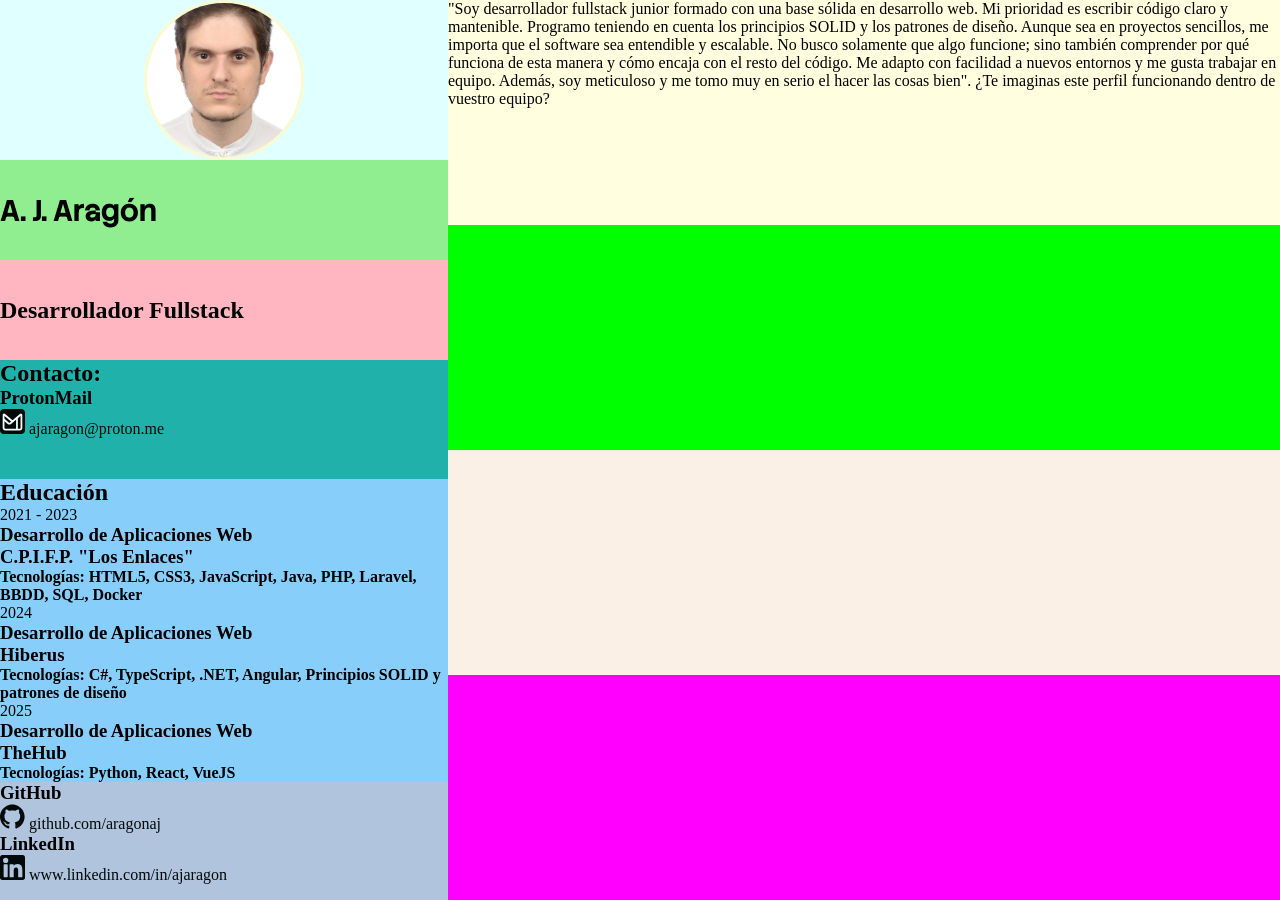
<file: curriculo.html>
<!DOCTYPE html>
<html lang="es">

<head>
    <meta charset="UTF-8">
    <meta http-equiv="X-UA-Compatible" content="IE=edge">
    <meta name="viewport" content="width=device-width, initial-scale=1.0">

    <link rel="stylesheet" href="styles.css">
    <link rel="stylesheet" href="curriculum.css">

    <!-- fonts -->
    <!-- títulos: font-family: "Stack Sans Notch", sans-serif; -->
    <link rel="preconnect" href="https://fonts.googleapis.com">
    <link rel="preconnect" href="https://fonts.gstatic.com" crossorigin>
    <link href="https://fonts.googleapis.com/css2?family=Stack+Sans+Notch:wght@200..700&display=swap" rel="stylesheet">
    <!-- cuerpo: font-family: "Stack Sans Text", sans-serif; -->
    <link rel="preconnect" href="https://fonts.googleapis.com">
    <link rel="preconnect" href="https://fonts.gstatic.com" crossorigin>
    <link href="https://fonts.googleapis.com/css2?family=Stack+Sans+Text:wght@200..700&display=swap" rel="stylesheet">

    <title>Curriculum Vitae</title>
</head>

<body>
    <div class="side-menu">
        <section class="top-side-menu">
            <article class="article-image">
                <img class="author-image" src="assets/aj.jpg" alt="author">
            </article>
            <article class="article-author-name">
                <h1 class="author-name-main">A. J. Aragón</h1>
            </article>
            <article class="article-author-role">
                <h2 class="author-role">Desarrollador Fullstack</h2>
            </article>
        </section>
        <section class="bottom-side-menu">
            <article class="article-contact">
                <h2 class="article-title">Contacto:</h2>
                <ul class="contact-list">
                    <!-- ProtonMail -->
                    <li class="contact-item">
                        <h3 class="item-title">ProtonMail</h3>
                        <div class="contact-item-container">
                            <a class="link" href="mailto:ajaragon@proton.me">
                                <svg class="image-svg" width="25px" height="25px" viewBox="6 2 20 28"
                                    xmlns="http://www.w3.org/2000/svg" fill="currentColor">
                                    <path
                                        d="M6,2h20c2.2,0,4,1.8,4,4v20c0,2.2-1.8,4-4,4H6c-2.2,0-4-1.8-4-4V6C2,3.8,3.8,2,6,2z" />
                                    <g>
                                        <path class="proton-logo-stroke"
                                            d="M6,8.6c0-0.4,0.5-0.7,0.8-0.4l7.9,6.7c0.7,0.6,1.8,0.6,2.6,0l7.9-6.7c0.3-0.3,0.8,0,0.8,0.4V23   c0,1.1-0.9,2-2,2H8c-1.1,0-2-0.9-2-2V8.6z" />

                                        <path class="proton-logo-stroke"
                                            d="M6,13.5l5.2,4.4c0.7,0.6,1.8,0.6,2.6,0L16,16l1.1-0.9" />

                                        <path class="proton-logo-stroke" d="M21,11.5V25" />

                                    </g>
                                </svg>
                                <span>ajaragon@proton.me</span>
                            </a>
                        </div>
                    </li>
                </ul>
            </article>
            <article class="article-education">
                <h2 class="article-title">Educación</h2>
                <ul class="list-education">
                    <li class="item-education">
                        <p class="">2021 - 2023</>
                        <h3 class="item-title">Desarrollo de Aplicaciones Web</h3>
                        <h3 class="item-title">C.P.I.F.P. "Los Enlaces"</h3>
                        <h4> Tecnologías: HTML5, CSS3, JavaScript, Java, PHP, Laravel, BBDD, SQL, Docker</h4>
                    </li>
                    <li class="item-education">
                        <p class="">2024</p>
                        <h3 class="item-title">Desarrollo de Aplicaciones Web</h3>
                        <h3 class="item-title">Hiberus</h3>
                        <h4> Tecnologías: C#, TypeScript, .NET, Angular, Principios SOLID y patrones de diseño</h4>
                    </li>
                    <li class="item-education">
                        <p class="">2025</>
                        <h3 class="item-title">Desarrollo de Aplicaciones Web</h3>
                        <h3 class="item-title">TheHub</h3>
                        <h4>Tecnologías: Python, React, VueJS</h4>
                    </li>
                </ul>
            </article>
            <article class="article-links">
                <!-- GitHub -->
                <div class="link-wrapper">
                    <h3 class="item-title">GitHub</h3>
                    <div class="link-item-container">
                        <a class="link" href="#">
                            <svg fill="currentColor" width="25px" height="25px" viewBox="0 -0.5 25 25"
                                xmlns="http://www.w3.org/2000/svg">
                                <path
                                    d="m12.301 0h.093c2.242 0 4.34.613 6.137 1.68l-.055-.031c1.871 1.094 3.386 2.609 4.449 4.422l.031.058c1.04 1.769 1.654 3.896 1.654 6.166 0 5.406-3.483 10-8.327 11.658l-.087.026c-.063.02-.135.031-.209.031-.162 0-.312-.054-.433-.144l.002.001c-.128-.115-.208-.281-.208-.466 0-.005 0-.01 0-.014v.001q0-.048.008-1.226t.008-2.154c.007-.075.011-.161.011-.249 0-.792-.323-1.508-.844-2.025.618-.061 1.176-.163 1.718-.305l-.076.017c.573-.16 1.073-.373 1.537-.642l-.031.017c.508-.28.938-.636 1.292-1.058l.006-.007c.372-.476.663-1.036.84-1.645l.009-.035c.209-.683.329-1.468.329-2.281 0-.045 0-.091-.001-.136v.007c0-.022.001-.047.001-.072 0-1.248-.482-2.383-1.269-3.23l.003.003c.168-.44.265-.948.265-1.479 0-.649-.145-1.263-.404-1.814l.011.026c-.115-.022-.246-.035-.381-.035-.334 0-.649.078-.929.216l.012-.005c-.568.21-1.054.448-1.512.726l.038-.022-.609.384c-.922-.264-1.981-.416-3.075-.416s-2.153.152-3.157.436l.081-.02q-.256-.176-.681-.433c-.373-.214-.814-.421-1.272-.595l-.066-.022c-.293-.154-.64-.244-1.009-.244-.124 0-.246.01-.364.03l.013-.002c-.248.524-.393 1.139-.393 1.788 0 .531.097 1.04.275 1.509l-.01-.029c-.785.844-1.266 1.979-1.266 3.227 0 .025 0 .051.001.076v-.004c-.001.039-.001.084-.001.13 0 .809.12 1.591.344 2.327l-.015-.057c.189.643.476 1.202.85 1.693l-.009-.013c.354.435.782.793 1.267 1.062l.022.011c.432.252.933.465 1.46.614l.046.011c.466.125 1.024.227 1.595.284l.046.004c-.431.428-.718 1-.784 1.638l-.001.012c-.207.101-.448.183-.699.236l-.021.004c-.256.051-.549.08-.85.08-.022 0-.044 0-.066 0h.003c-.394-.008-.756-.136-1.055-.348l.006.004c-.371-.259-.671-.595-.881-.986l-.007-.015c-.198-.336-.459-.614-.768-.827l-.009-.006c-.225-.169-.49-.301-.776-.38l-.016-.004-.32-.048c-.023-.002-.05-.003-.077-.003-.14 0-.273.028-.394.077l.007-.003q-.128.072-.08.184c.039.086.087.16.145.225l-.001-.001c.061.072.13.135.205.19l.003.002.112.08c.283.148.516.354.693.603l.004.006c.191.237.359.505.494.792l.01.024.16.368c.135.402.38.738.7.981l.005.004c.3.234.662.402 1.057.478l.016.002c.33.064.714.104 1.106.112h.007c.045.002.097.002.15.002.261 0 .517-.021.767-.062l-.027.004.368-.064q0 .609.008 1.418t.008.873v.014c0 .185-.08.351-.208.466h-.001c-.119.089-.268.143-.431.143-.075 0-.147-.011-.214-.032l.005.001c-4.929-1.689-8.409-6.283-8.409-11.69 0-2.268.612-4.393 1.681-6.219l-.032.058c1.094-1.871 2.609-3.386 4.422-4.449l.058-.031c1.739-1.034 3.835-1.645 6.073-1.645h.098-.005zm-7.64 17.666q.048-.112-.112-.192-.16-.048-.208.032-.048.112.112.192.144.096.208-.032zm.497.545q.112-.08-.032-.256-.16-.144-.256-.048-.112.08.032.256.159.157.256.047zm.48.72q.144-.112 0-.304-.128-.208-.272-.096-.144.08 0 .288t.272.112zm.672.673q.128-.128-.064-.304-.192-.192-.32-.048-.144.128.064.304.192.192.32.044zm.913.4q.048-.176-.208-.256-.24-.064-.304.112t.208.24q.24.097.304-.096zm1.009.08q0-.208-.272-.176-.256 0-.256.176 0 .208.272.176.256.001.256-.175zm.929-.16q-.032-.176-.288-.144-.256.048-.224.24t.288.128.225-.224z" />
                            </svg>
                            <span>github.com/aragonaj</span>
                        </a>
                    </div>
                </div>
                <!-- LinkedIn -->
                <div class="link-wrapper">
                    <h3 class="item-title">LinkedIn</h3>
                    <div class="link-item-container">
                        <a class="link side-menu-link" href="#">
                            <svg class="image-svg" height="25px" width="25px" version="1.1"
                                xmlns="http://www.w3.org/2000/svg" xmlns:xlink="http://www.w3.org/1999/xlink"
                                viewBox="0 0 382 382" xml:space="preserve" fill="currentColor">
                                <path d="M347.445,0H34.555C15.471,0,0,15.471,0,34.555v312.889C0,366.529,15.471,382,34.555,382h312.889
                        C366.529,382,382,366.529,382,347.444V34.555C382,15.471,366.529,0,347.445,0z M118.207,329.844c0,5.554-4.502,10.056-10.056,10.056
                        H65.345c-5.554,0-10.056-4.502-10.056-10.056V150.403c0-5.554,4.502-10.056,10.056-10.056h42.806
                        c5.554,0,10.056,4.502,10.056,10.056V329.844z M86.748,123.432c-22.459,0-40.666-18.207-40.666-40.666S64.289,42.1,86.748,42.1
                        s40.666,18.207,40.666,40.666S109.208,123.432,86.748,123.432z M341.91,330.654c0,5.106-4.14,9.246-9.246,9.246H286.73
                        c-5.106,0-9.246-4.14-9.246-9.246v-84.168c0-12.556,3.683-55.021-32.813-55.021c-28.309,0-34.051,29.066-35.204,42.11v97.079
                        c0,5.106-4.139,9.246-9.246,9.246h-44.426c-5.106,0-9.246-4.14-9.246-9.246V149.593c0-5.106,4.14-9.246,9.246-9.246h44.426
                        c5.106,0,9.246,4.14,9.246,9.246v15.655c10.497-15.753,26.097-27.912,59.312-27.912c73.552,0,73.131,68.716,73.131,106.472
                        L341.91,330.654L341.91,330.654z" />
                            </svg>
                            <span>www.linkedin.com/in/ajaragon</span>
                        </a>
                    </div>
                </div>
            </article>
        </section>
    </div>
    <div class="main-menu">
        <section class="section-introduction">
            <p>"Soy desarrollador fullstack junior formado con una base sólida en desarrollo web. Mi prioridad es
                escribir código claro y mantenible. Programo teniendo en cuenta los principios SOLID y los patrones de
                diseño. Aunque sea en proyectos sencillos, me importa que el software sea entendible y escalable. No
                busco solamente que algo funcione; sino también comprender por qué funciona de esta manera y cómo encaja
                con el resto del código. Me adapto con facilidad a nuevos entornos y me gusta trabajar en equipo.
                Además, soy meticuloso y me tomo muy en serio el hacer las cosas bien".
                ¿Te imaginas este perfil funcionando dentro de vuestro equipo?
            </p>
        </section>
        <section class="section-technologies"></section>
        <section class="section-projects"></section>
        <section class="section-experience"></section>
    </div>
</body>
</file>
<file: styles.css>
:root {
    /* colores */
    --color-text: #010a09;
    --color-background: #f6fefd;
    --color-primary: #24e2cb;
    --color-secondary: #81bbee;
    --color-tertiary: #80142b;
    --color-accent: #557be8;
    /* fuentes */
    --font-primary: "Stack Sans Notch", sans-serif;
    --font-secondary: "Stack Sans Text", sans-serif;
}

:root.dark {
    --color-text: #f6fefd;
    --color-background: #010908;
    --color-primary: #1dddc7;
    --color-secondary: #114b7e;
    --color-tertiary: #f6fefd;
    --color-accent: #173fab;
}

* {
    margin: 0;
    padding: 0;
    box-sizing: border-box;

    transition: color .4s ease-out, background-color .5s ease-out;
}

body {
    position: relative;
    background-color: var(--color-background);
}

li {
    list-style: none;
}

.link {
    color: var(--color-text);
    text-decoration: none;
}
</file>
<file: header.css>
.header {
    position: sticky;
    top: 0;
    z-index: 1;
    margin: 0 auto;

    display: grid;
    background-color: transparent;
    /* box-shadow: 2px -2px 5px 2px var(--color-text); modificado */

    transition: background-color .3s ease;
}

.header.covering {
    background-color: var(--color-primary);
}

.header-sentinel {
    height: 1px;
}

.header-top,
.header-bottom {
    padding: .25rem 1rem;
}

.header-top {
    display: flex;
    justify-content: space-between;
}

.article-title {
    display: flex;
    justify-content: flex-start;
    align-items: center;
}

.header-title,
.title-author {
    color: var(--color-text);
    font-size: 32px;
    font-family: var(--font-primary);
    font-weight: bold;
}

.article-features {
    display: flex;
    justify-content: flex-end;
    align-items: center;
    gap: 1rem;
}

.button {
    height: 30px;
    width: 30px;

    display: flex;
    justify-content: center;
    align-items: center;

    outline: none;
    border: none;
    border-radius: 50%;
    background-color: transparent;
    cursor: pointer;
}

.container-language {
    position: relative;
    z-index: 1;

    display: grid;

    border-radius: 50%;

    cursor: pointer;
}

.container-language:hover .list-languages {
    display: grid;
}

.container-language:hover {
    background-color: var(--color-tertiary);
}

.container-language:hover .language {
    color: var(--color-background);
}

.language {
    height: 30px;
    width: 30px;

    display: flex;
    justify-content: center;
    align-items: center;

    color: var(--color-text);
    font-size: 20px;
    font-family: var(--font-primary);
    font-weight: bold;
}

.list-languages {
    position: absolute;
    top: 2.25rem;
    left: 0;
    padding: .25rem;

    display: none;
    justify-content: flex-start;
    gap: .25rem;

    outline: 1px solid var(--color-text);
    border: 1px solid var(--color-text);

    background-color: var(--color-tertiary);
}

.item-languages {
    min-width: 6rem;
}

.item-languages:hover {
    background-color: var(--color-text);
}

.item-languages:hover .button-language {
    color: var(--color-background);
}

.button-language {
    padding: .25rem;

    color: var(--color-background);
    font-size: 16px;
    font-family: var(--font-secondary);

    border: none;
    outline: none;

    background-color: transparent;
}

.container-menu {
    display: flex;
    justify-content: flex-end;
    align-items: center;
    gap: .15rem;
}

.author-image {
    height: 2.25rem;
    width: 2.25rem;

    padding: .1rem;

    outline: 1px solid var(--color-text);
    border: 1px solid var(--color-text);
    border-radius: 50%;
    object-fit: cover;
    object-position: center;
}

.author-image:hover {
    /* ampliar la imagen*/
}

.header-bottom {
    display: flex;
    justify-content: flex-start;
    align-items: center;
}

.list-navbar-links {
    display: flex;
    justify-content: flex-start;
    gap: 1.5rem;
}

.item-navbar-links {
    position: relative;

    display: grid;
    justify-content: center;
}

.header .item-navbar-links:nth-child(3):hover .list-projects {
    opacity: 1;
    visibility: visible;
    transform: translateY(0);
}

.header .list-projects {
    position: absolute;
    top: 2rem;
    left: 0;
    min-width: 10rem;

    opacity: 0;
    visibility: hidden;
    transform: translateY(-10px);

    background-color: var(--color-primary);

    transition: opacity 0.3s, transform 0.3s, visibility 0.3s;
}

.header .item-projects {
    width: 100%;
    padding: .25rem .5rem;
}

.header .project-link {
    padding: .3rem;
    font-size: 16px;
    font-family: var(--font-secondary);
}

.header .item-projects:hover {
    background-color: var(--color-text);
}

.header .item-projects:hover .project-link {
    color: var(--color-background);
}

.navbar-link {
    position: relative;

    color: var(--color-text);
    font-size: 20px;
    font-family: var(--font-primary);
    font-weight: bold;
    text-align: center;
}

.header-bottom .navbar-link::after {
    content: "";

    height: 4px;
    width: 0;

    position: absolute;
    left: 0;
    bottom: -4px;
    z-index: -1;

    background-color: var(--color-text);

    transition: all .2s ease-out;
}

.header-bottom .navbar-link:hover::after {
    width: 100%;
}

.header .image-svg {
    color: var(--color-text);
}

.button-theme:hover,
.button-menu:hover {
    background-color: var(--color-tertiary);
}

.button:hover .image-svg {
    color: var(--color-background);
}

/* sidebar */
.header-sidebar {
    height: 100vh;
    width: 25rem;

    position: fixed;
    right: 0;
    top: 0;
    padding: .5rem;
    z-index: 1;

    display: flex;
    flex-direction: column;
    gap: .25rem;

    /* box-shadow: 5px 2px 10px var(--color-text); modificado */
    background-color: var(--color-primary);
    transform: translateX(100%);

    transition: transform .5s ease-in-out;
}

.button-close-menu:hover {
    background-color: var(--color-tertiary);
}

.button-close-menu:hover .image-svg {
    color: var(--color-background);
}

.header-sidebar.active {
    transform: translateX(0);
}

.header-sidebar .section-features {
    display: flex;
    gap: .5rem;
}

.header-sidebar .section {
    position: relative;
    padding: .5rem;
}

.header-sidebar .role-author,
.header-sidebar .title-section {
    position: relative;
}

.header-sidebar .role-author::after,
.header-sidebar .title-section::after {
    content: "";

    height: 2px;
    width: 100%;

    position: absolute;
    bottom: 0;
    left: 0;
    z-index: -1;

    background-color: var(--color-text);
}

.header-sidebar .section-author {
    display: grid;
    gap: 1rem;
}

.article-author-info {
    display: flex;
    align-items: center;
    gap: 1rem;
}

.header-sidebar .sidebar-author-image {
    height: 7rem;
    width: 7rem;

    padding: .15rem;

    outline: 1px solid var(--color-text);
    border: 1px solid var(--color-text);
    border-radius: 50%;
    object-fit: cover;
    object-position: center;
}

.article-author-description {
    display: grid;
    gap: 1rem;
}

.role-author {
    color: var(--color-text);
    font-size: 18px;
    font-family: var(--font-primary);
    font-weight: bold;
}

.description-author {
    color: var(--color-text);
    font-size: 16px;
    font-family: var(--font-secondary);
}

.section-contact {
    display: grid;
    gap: 1rem;
}

.title-section {
    color: var(--color-text);
    font-size: 18px;
    font-family: var(--font-primary);
}

.list-contact {
    display: grid;
    gap: .5rem;
}

.list-contact .navbar-link {
    display: flex;
    align-items: center;
    gap: .5rem;

    color: var(--color-text);
    font-size: 16px;
    font-family: var(--font-secondary);
    font-weight: normal;
}

.header-sidebar .section-explore {
    display: none;
    gap: 1rem;
}

.header-sidebar .header-navbar {
    display: flex;
    flex-direction: column;
    justify-content: flex-start;
    align-items: flex-start;
    gap: .5rem;
}

.header-sidebar .header-navbar .navbar-link {
    color: var(--color-text);
    font-size: 16px;
    font-family: var(--font-secondary);
    font-weight: normal;
}

@media (max-width: 800px) {
    .header-bottom {
        display: none;
    }

    .header-sidebar {
        width: 20rem;
    }

    .header-sidebar .section-explore {
        display: grid;
    }

    .header-sidebar .description-author {
        font-size: 14px;
    }
}

@media (max-width: 450px) {
    .header-sidebar {
        width: 100%;
    }
}
</file>
<file: footer.css>
.footer {
    padding: .25rem 0;

    display: flex;
    justify-content: center;
    align-items: center;
    gap: 1.5rem;

    background-color: var(--color-text);
}

.footer-title {
    display: flex;
    align-items: center;
    gap: .15rem;

    color: var(--color-background);
    font-size: 18px;
    font-family: var(--font-primary);
    font-weight: bold;
}

.footer-title span {
    color: var(--color-background);
    font-family: var(--font-primary);
    font-weight: bold;
}

.footer-title span:first-child {
    font-size: 22px;
}

.footer-navbar {
    display: flex;
    justify-content: center;
    align-items: center;
    gap: 1.5rem;
}

.footer .navbar-link {
    display: flex;
    justify-content: center;
    align-items: center;
    gap: .15rem;

    color: var(--color-background);
    font-size: 16px;
    font-family: var(--font-primary);
    font-weight: bold;
}

.footer .image-svg {
    color: var(--color-background);
}

@media (max-width: 1000px) {
    .footer {
        padding: .5rem 0;
        flex-direction: column;
        gap: .5rem;
    }

    .footer-navbar {
        flex-direction: column;
        gap: .5rem;
    }
}
</file>
<file: main.css>
.main {
    width: 70vw;

    margin: 0 auto;

    display: flex;
}

.main .side-menu {
    height: fit-content;
    width: 25rem;

    padding: 1rem;

    display: flex;
    flex-direction: column;
    align-items: flex-start;
    justify-content: flex-start;
    gap: .5rem;
}

.side-menu-author-image {
    height: 15rem;
    width: 15rem;

    padding: .15rem;

    border: 2px solid var(--color-text);
    border-radius: 50%;
    object-fit: cover;
    object-position: center;
}

.side-menu-author-name {
    color: var(--color-text);
    font-size: 30px;
    font-family: var(--font-primary);
    font-weight: bold;
}

.side-menu-author-role {
    color: var(--color-text);
    font-size: 20px;
    font-family: var(--font-primary);
    font-weight: bold;
}

.side-menu-author-description {
    color: var(--color-text);
    font-size: 18px;
    font-family: var(--font-secondary);
    font-weight: normal;
}

.article-side-menu-info *,
.article-side-menu-social * {
    color: var(--color-background);
}

.article-side-menu-info,
.article-side-menu-social {
    width: 100%;

    padding: .75rem;

    display: grid;
    gap: .75rem;

    background-color: var(--color-primary);
}

.side-menu-link {
    display: flex;
    align-items: center;
    gap: .5rem;

    color: var(--color-text);
    font-size: 16px;
    font-family: var(--font-secondary);
    font-weight: normal;
}

.main-content {
    display: grid;
    gap: 1rem;
}

.main-content .article {
    padding: 1rem;

    display: flex;
    flex-direction: column;
    gap: .5rem;
}

.main-content .article h2 {
    padding-left: .25rem;
    color: var(--color-background);
    background-color: var(--color-primary);
}

.title-article {
    color: var(--color-text);
    font-size: 30px;
    font-family: var(--font-primary);
    font-weight: bold;
}

.article-paragraph {
    color: var(--color-text);
    font-size: 20px;
    font-family: var(--font-secondary);
    font-weight: normal;
    line-height: 2;
}

.list-technologies {
    display: flex;
    flex-wrap: wrap;
    gap: .5rem;
}

.item-technology {
    min-width: 5rem;

    position: relative;
    padding: .5rem;

    border: 2px solid var(--color-text);

    color: var(--color-text);
    font-size: 18px;
    font-family: var(--font-secondary);
    font-weight: normal;
    text-align: center;

    cursor: pointer;

    transition: color .4s ease-out;
}

.item-technology::after {
    content: "";

    height: 100%;
    width: 0%;

    position: absolute;
    top: 0;
    left: 0;
    z-index: -1;

    overflow: hidden;

    background-color: var(--color-text);

    transition: width .4s ease-out;
}

.item-technology:hover::after {
    width: 100%;
}

.item-technology:hover {
    color: var(--color-background);
}

.item-project,
.item-human-language {
    min-height: fit-content;
    width: 100%;


    padding: 1rem;

    display: flex;
    flex-direction: column;
    justify-content: space-between;
    gap: .5rem;

    border: 2px solid var(--color-text);
}

.title-project-wrapper,
.link-project-wrapper {
    padding: .25rem 0;

    display: flex;
    justify-content: flex-start;
    align-items: center;
}

.title-project-wrapper {
    gap: 2rem;
}

.link-project-wrapper {
    position: relative;
    gap: .25rem;
}

.title-project,
.title-human-language {
    color: var(--color-text);
    font-size: 20px;
    font-family: var(--font-secondary);
    font-weight: bold;
}

.link-project,
.description-project,
.explanation-project,
.level-human-language {
    color: var(--color-text);
    font-size: 16px;
    font-family: var(--font-secondary);
    font-weight: normal;
}

.link-project-wrapper::after {
    content: "";

    height: 4px;
    width: 0%;

    position: absolute;
    bottom: 0;
    left: 0;
    z-index: -1;

    background-color: var(--color-text);

    transition: all .4s ease-out;
}

.link-project-wrapper:hover::after {
    width: 100%;
}

.main .list-projects,
.list-human-languages {
    display: grid;
    grid-template-columns: 1fr 1fr;
    justify-content: flex-start;
    gap: .5rem;
}

.article-languages {
    display: flex;
    flex-direction: column;
    gap: .5rem;
}

.title-article span {
    margin-left: .25rem;

    color: var(--color-text);
    font-size: 16px;
    font-family: var(--font-secondary);
    font-weight: normal;
    font-style: italic;
}

@media (max-width: 1000px) {
    .main {
        display: flex;
        flex-direction: column;
    }

    .main .side-menu {
        width: 100%;

        display: flex;
        flex-direction: row;
        justify-content: space-between;
        align-items: flex-start;
        gap: 1rem;
    }

    .side-menu-author-image,
    .article-side-menu-social {
        display: none;
    }

    .main .list-projects,
    .list-human-languages {
        display: flex;
        flex-wrap: wrap;
    }
}
</file>
<file: curriculum.css>
body {
    display: flex;
}

.proton-logo-stroke {
    fill: none;

    stroke: var(--color-background);
    stroke-width: 2;
}

.side-menu {
    width: 35vw;

    background-color: lightblue;
}

.main-menu {
    width: 65vw;

    display: grid;
    grid-template-rows: 1fr 1fr 1fr 1fr;

    background-color: lightcoral;
}

.top-side-menu {
    height: 40vh;
    width: 100%;

    display: grid;
    grid-template-rows: 10rem 1fr 1fr;

    background-color: lightcyan;
}

.article-image {
    width: 10rem;

    margin: 0 auto;
    padding: 3px;

    border-radius: 50%;

    overflow: hidden;

    background-color: lightgoldenrodyellow;
}

.article-author-name,
.article-author-role {
    width: 100%;

    display: flex;
    align-items: center;
}

.article-author-name {
    background-color: lightgreen;
}

.article-author-role {
    background-color: lightpink;
}

.bottom-side-menu {
    height: 60vh;
    width: 100%;

    display: grid;
    grid-template-rows: 1fr 1fr 1fr;

    background-color: lightsalmon;
}

.article-contact {
    width: 100%;

    background-color: lightseagreen;
}

.article-education {
    width: 100%;

    background-color: lightskyblue;
}

.article-links {
    width: 100%;

    background-color: lightsteelblue;
}

.section-introduction {
    width: 100%;

    background-color: lightyellow;
}

.section-technologies {
    width: 100%;

    background-color: lime;
}

.section-projects {
    width: 100%;

    background-color: linen;
}

.section-experience {
    width: 100%;

    background-color: magenta;
}

.author-image {
    width: 100%;
    height: 100%;

    object-fit: cover;
    object-position: center;

    border-radius: 50%;
}

.author-name-main {
    font-size: 30px;
    font-family: var(--font-primary);
    font-weight: bold;
}

.author-role-main {
    font-size: 20px;
    font-family: var(--font-secondary);
    font-weight: bold;
}
</file>
